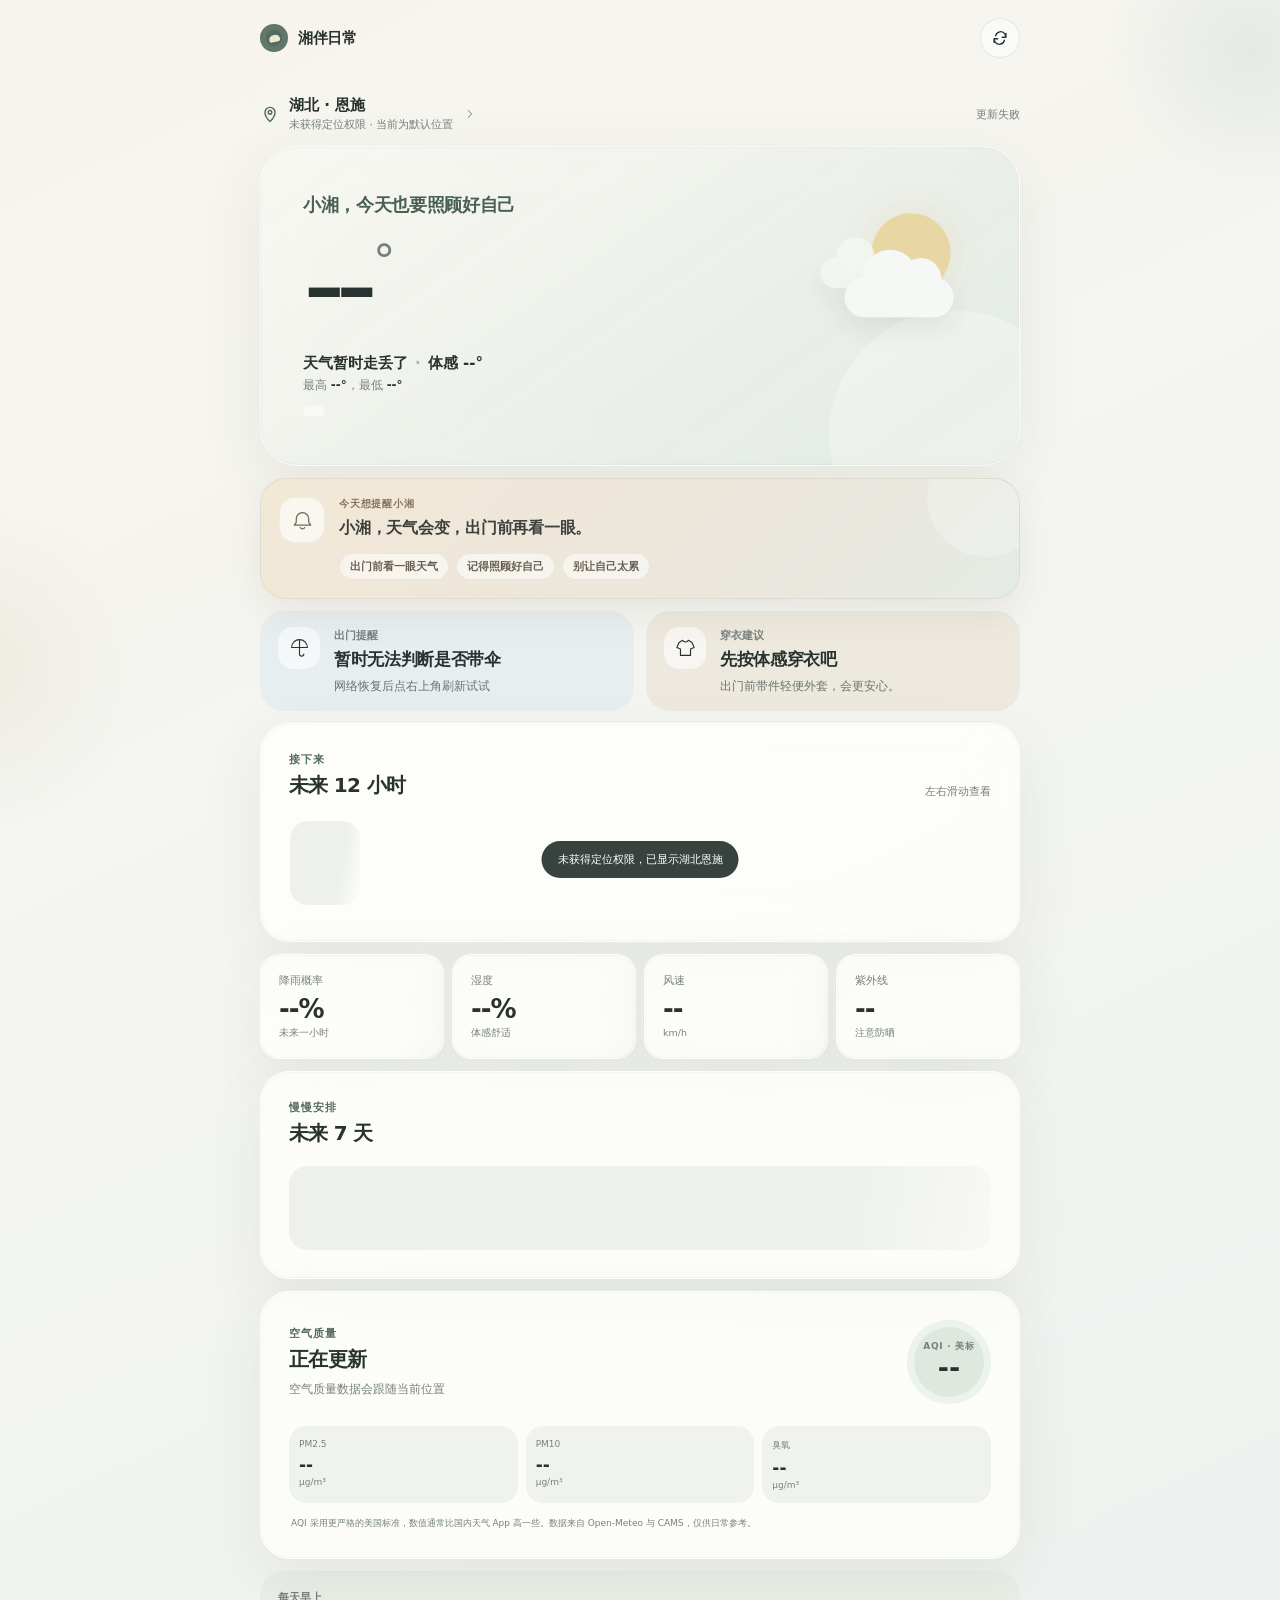
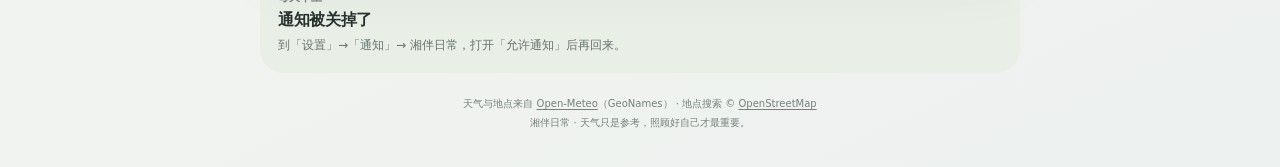
<file: index.html>
<!doctype html>
<html lang="zh-CN">
<head>
  <meta charset="UTF-8">
  <meta name="viewport" content="width=device-width, initial-scale=1, viewport-fit=cover">
  <meta name="theme-color" content="#e7ece8">
  <meta name="description" content="陪小湘看晴雨、知冷暖的温柔天气 App。">
  <meta name="apple-mobile-web-app-capable" content="yes">
  <meta name="apple-mobile-web-app-status-bar-style" content="default">
  <meta name="apple-mobile-web-app-title" content="湘伴日常">
  <title>湘伴日常</title>
  <link rel="manifest" href="./manifest.webmanifest">
  <link rel="icon" type="image/svg+xml" href="./assets/icons/icon.svg">
  <link rel="apple-touch-icon" href="./assets/icons/icon-192.png">
  <link rel="stylesheet" href="./styles.css?v=18">
</head>
<body>
  <a class="skip-link" href="#main">跳到天气内容</a>
  <div class="ambient ambient-one" aria-hidden="true"></div>
  <div class="ambient ambient-two" aria-hidden="true"></div>

  <header class="app-header shell">
    <a class="brand" href="./" aria-label="湘伴日常首页">
      <span class="brand-mark" aria-hidden="true"><span></span></span>
      <span>湘伴日常</span>
    </a>
    <div class="header-actions">
      <button class="quiet-button install-button" id="installButton" type="button" hidden>添加到桌面</button>
      <button class="icon-button" id="refreshButton" type="button" aria-label="刷新天气" title="刷新天气">
        <svg viewBox="0 0 24 24" aria-hidden="true"><path d="M20 6v5h-5M4 18v-5h5M6.1 9A7 7 0 0 1 18.7 6.7L20 11M4 13l1.3 4.3A7 7 0 0 0 17.9 15"/></svg>
      </button>
    </div>
  </header>

  <main class="shell" id="main">
    <section class="location-row" aria-label="位置">
      <button class="location-button" id="locationButton" type="button" aria-haspopup="dialog">
        <svg viewBox="0 0 24 24" aria-hidden="true"><path d="M12 21s6-5.3 6-11a6 6 0 1 0-12 0c0 5.7 6 11 6 11Z"/><circle cx="12" cy="10" r="2.2"/></svg>
        <span><strong id="placeName">湖北 · 恩施</strong><small id="placeDetail">正在获取更准确的位置…</small></span>
        <svg class="chevron" viewBox="0 0 24 24" aria-hidden="true"><path d="m9 18 6-6-6-6"/></svg>
      </button>
      <span class="updated-time" id="updatedTime" aria-live="polite">准备更新</span>
    </section>

    <section class="hero-card card" aria-labelledby="weatherSummary">
      <div class="hero-copy">
        <p class="eyebrow" id="greeting">小湘，今天也要照顾好自己</p>
        <h1 id="weatherSummary"><span id="currentTemp">--</span><span class="degree">°</span></h1>
        <p class="condition"><span id="conditionText">正在看天气</span><span class="dot">·</span>体感 <span id="feelsLike">--°</span></p>
        <p class="daily-range">最高 <strong id="todayHigh">--°</strong>，最低 <strong id="todayLow">--°</strong></p>
        <p class="together" id="togetherDays" hidden></p>
      </div>
      <div class="weather-art" id="weatherArt" data-weather="cloudy" aria-hidden="true">
        <div class="sun"></div><div class="cloud cloud-back"></div><div class="cloud cloud-front"></div><div class="rain-lines"><i></i><i></i><i></i></div>
      </div>
    </section>

    <section class="personal-note" aria-label="给小湘的提醒">
      <div class="personal-note-icon" aria-hidden="true">
        <svg viewBox="0 0 32 32"><path d="M8 18.5V14a8 8 0 0 1 16 0v4.5l2.5 3.5h-21L8 18.5Z"/><path d="M13 25a3.5 3.5 0 0 0 6 0"/></svg>
      </div>
      <div>
        <p class="personal-note-label">今天想提醒小湘</p>
        <p id="gentleNote">小湘，天气会变，出门前再看一眼。</p>
        <div class="reminder-chips" id="reminderChips" aria-label="今天的小提醒">
          <span class="reminder-chip">出门前看一眼天气</span>
          <span class="reminder-chip">记得照顾好自己</span>
          <span class="reminder-chip">别让自己太累</span>
        </div>
      </div>
    </section>

    <section class="advice-grid" aria-label="今日建议">
      <article class="advice-card umbrella-card">
        <div class="advice-icon" aria-hidden="true"><svg viewBox="0 0 32 32"><path d="M5 16a11 11 0 0 1 22 0H5Z"/><path d="M16 5v20a3 3 0 0 0 6 0"/></svg></div>
        <div><p class="advice-label" id="umbrellaLabel">出门提醒</p><h2 id="umbrellaTitle">正在判断要不要带伞</h2><p id="umbrellaDetail">会看未来 12 小时和短时降水</p></div>
      </article>
      <article class="advice-card dress-card">
        <div class="advice-icon" aria-hidden="true"><svg viewBox="0 0 32 32"><path d="M12 6 7 9l-3 7 5 2v9h14v-9l5-2-3-7-5-3a4.5 4.5 0 0 1-8 0Z"/></svg></div>
        <div><p class="advice-label" id="dressLabel">穿衣建议</p><h2 id="dressTitle">正在准备今天的穿搭</h2><p id="dressDetail">会综合体感、风、湿度和温差</p></div>
      </article>
    </section>

    <section class="partner-card" id="partnerCard" aria-label="我这边的天气" hidden>
      <p class="advice-label">我这边 · <span id="partnerName">--</span></p>
      <p class="partner-main"><span class="weather-symbol" id="partnerIcon" aria-hidden="true"></span><strong id="partnerTemp">--°</strong><span id="partnerCondition"></span></p>
      <p class="partner-compare" id="partnerCompare"></p>
    </section>

    <section class="card section-card" aria-labelledby="hourlyTitle">
      <div class="section-heading">
        <div><p class="eyebrow">接下来</p><h2 id="hourlyTitle">未来 12 小时</h2></div>
        <p class="section-note" id="hourlyNote">左右滑动查看</p>
      </div>
      <div class="hourly-scroll" id="hourlyList" tabindex="0" aria-label="未来 12 小时天气"><div class="loading-line"></div></div>
    </section>

    <section class="metrics-grid" aria-label="当前天气详情">
      <article class="metric card"><span>降雨概率</span><strong id="rainChance">--%</strong><small id="rainChanceHint">未来一小时</small></article>
      <article class="metric card"><span>湿度</span><strong id="humidity">--%</strong><small id="humidityHint">体感舒适</small></article>
      <article class="metric card"><span>风速</span><strong id="windSpeed">--</strong><small id="windDirection">km/h</small></article>
      <article class="metric card"><span>紫外线</span><strong id="uvIndex">--</strong><small id="uvHint">注意防晒</small></article>
    </section>

    <section class="card section-card" aria-labelledby="weekTitle">
      <div class="section-heading"><div><p class="eyebrow">慢慢安排</p><h2 id="weekTitle">未来 7 天</h2></div></div>
      <div class="week-list" id="weekList"><div class="loading-line"></div></div>
    </section>

    <section class="card air-card" aria-labelledby="airTitle">
      <div class="air-top">
        <div><p class="eyebrow">空气质量</p><h2 id="airTitle"><span id="aqiLevel">正在更新</span></h2><p id="airAdvice">空气质量数据会跟随当前位置</p></div>
        <div class="aqi-orb" id="aqiOrb"><span>AQI · 美标</span><strong id="aqiValue">--</strong></div>
      </div>
      <div class="air-details">
        <div><span>PM2.5</span><strong id="pm25Value">--</strong><small>μg/m³</small></div>
        <div><span>PM10</span><strong id="pm10Value">--</strong><small>μg/m³</small></div>
        <div><span>臭氧</span><strong id="ozoneValue">--</strong><small>μg/m³</small></div>
      </div>
      <p class="source-note">AQI 采用更严格的美国标准，数值通常比国内天气 App 高一些。数据来自 Open-Meteo 与 CAMS，仅供日常参考。</p>
    </section>

    <section class="push-card" id="pushCard" aria-labelledby="pushTitle" hidden>
      <div class="push-head">
        <div><p class="advice-label">每天早上</p><h2 id="pushTitle">早上帮你看天气</h2><p id="pushText">下雨或降温的早上，7:30 左右发通知提醒你。</p></div>
        <button class="quiet-button push-button" id="pushButton" type="button">开启提醒</button>
      </div>
      <div class="push-code" id="pushCodeBox" hidden>
        <p>最后一步：把下面这段代码复制给他，他设好后就会开始提醒你。</p>
        <textarea id="pushCode" rows="3" readonly aria-label="提醒代码"></textarea>
        <button class="quiet-button" id="copyPushCode" type="button">复制代码</button>
      </div>
    </section>
  </main>

  <footer class="footer shell">
    <p>天气与地点来自 <a href="https://open-meteo.com/" target="_blank" rel="noreferrer">Open-Meteo</a>（GeoNames） · 地点搜索 © <a href="https://www.openstreetmap.org/copyright" target="_blank" rel="noreferrer">OpenStreetMap</a></p>
    <p>湘伴日常 · 天气只是参考，照顾好自己才最重要。</p>
  </footer>

  <dialog class="search-dialog" id="searchDialog" aria-labelledby="searchTitle">
    <div class="dialog-sheet">
      <div class="dialog-head">
        <div><p class="eyebrow">切换位置</p><h2 id="searchTitle">想看看哪里的天气？</h2></div>
        <button class="icon-button close-button" id="closeSearch" type="button" aria-label="关闭搜索">×</button>
      </div>
      <button class="locate-action" id="locateAction" type="button">
        <svg viewBox="0 0 24 24" aria-hidden="true"><circle cx="12" cy="12" r="3"/><path d="M12 2v3M12 19v3M2 12h3M19 12h3"/></svg>
        <span><strong>使用我的当前位置</strong><small>需要允许浏览器访问位置</small></span>
      </button>
      <label class="search-box">
        <svg viewBox="0 0 24 24" aria-hidden="true"><circle cx="11" cy="11" r="7"/><path d="m20 20-4-4"/></svg>
        <input id="citySearch" type="search" inputmode="search" autocomplete="off" placeholder="搜城市、学校或地点，如 东京、湖北恩施学院">
      </label>
      <p class="search-status" id="searchStatus">输入至少两个字开始搜索</p>
      <div class="search-results" id="searchResults"></div>
      <div class="quick-locations" id="quickLocations"><p>常用城市</p><div><button data-name="恩施">恩施</button><button data-name="台北">台北</button><button data-name="香港">香港</button><button data-name="东京">东京</button><button data-name="首尔">首尔</button><button data-name="新加坡">新加坡</button><button data-name="巴黎">巴黎</button><button data-name="伦敦">伦敦</button><button data-name="纽约">纽约</button><button data-name="悉尼">悉尼</button></div></div>
    </div>
  </dialog>

  <div class="toast" id="toast" role="status" aria-live="polite"></div>
  <script src="./app.js?v=18" defer></script>
</body>
</html>
</file>
<file: styles.css>
:root {
  color-scheme: light;
  --paper: #f4f5f1;
  --paper-deep: #e8ece7;
  --card: rgba(255, 255, 252, .78);
  --ink: #28322e;
  --muted: #77817c;
  --line: rgba(54, 71, 62, .1);
  --sage: #81958a;
  --sage-deep: #536b5e;
  --blue: #7694a0;
  --butter: #d8bf87;
  --shadow: 0 18px 60px rgba(62, 78, 68, .08);
  --radius: 30px;
  font-family: Inter, ui-rounded, "SF Pro Rounded", "PingFang SC", "Microsoft YaHei", system-ui, sans-serif;
}

* { box-sizing: border-box; }
html { scroll-behavior: smooth; background: var(--paper); }
body { margin: 0; min-width: 320px; min-height: 100vh; color: var(--ink); background: linear-gradient(155deg, #f7f4ed 0%, var(--paper) 42%, #edf1ef 100%); -webkit-font-smoothing: antialiased; }
button, input { font: inherit; }
button { color: inherit; }
a { color: inherit; }
.shell { width: min(100% - 32px, 760px); margin-inline: auto; position: relative; z-index: 1; }
.skip-link { position: fixed; left: 12px; top: -60px; z-index: 100; padding: 10px 14px; border-radius: 12px; background: var(--ink); color: white; transition: top .2s; }
.skip-link:focus { top: 12px; }
.ambient { position: fixed; pointer-events: none; border-radius: 50%; filter: blur(3px); opacity: .55; }
.ambient-one { width: 280px; height: 280px; top: -90px; right: -110px; background: radial-gradient(circle, rgba(208, 222, 214, .85), transparent 70%); }
.ambient-two { width: 320px; height: 320px; bottom: 8%; left: -180px; background: radial-gradient(circle, rgba(225, 218, 199, .65), transparent 70%); }

.app-header { min-height: 76px; display: flex; align-items: center; justify-content: space-between; padding-top: env(safe-area-inset-top); }
.brand { display: inline-flex; gap: 10px; align-items: center; text-decoration: none; font-size: 15px; font-weight: 720; letter-spacing: -.02em; }
.brand-mark { width: 28px; height: 28px; border-radius: 50%; display: grid; place-items: center; background: var(--sage-deep); box-shadow: inset 0 0 0 6px rgba(255,255,255,.08); }
.brand-mark span { width: 11px; height: 7px; border-radius: 10px 10px 5px 5px; background: #f0e7cf; transform: rotate(-12deg); }
.header-actions { display: flex; gap: 8px; align-items: center; }
.quiet-button, .icon-button { border: 0; cursor: pointer; background: rgba(255,255,255,.58); box-shadow: inset 0 0 0 1px var(--line); }
.quiet-button { padding: 9px 13px; border-radius: 999px; font-size: 12px; font-weight: 650; }
.icon-button { width: 40px; height: 40px; display: grid; place-items: center; border-radius: 50%; }
.icon-button svg { width: 18px; fill: none; stroke: currentColor; stroke-width: 1.7; stroke-linecap: round; stroke-linejoin: round; }
.icon-button:active, .quiet-button:active { transform: scale(.96); }
#refreshButton.is-loading svg { animation: spin .8s linear infinite; }
@keyframes spin { to { transform: rotate(360deg); } }

.location-row { margin: 20px 0 14px; display: flex; justify-content: space-between; align-items: center; gap: 12px; }
.location-button { min-width: 0; display: flex; align-items: center; gap: 9px; padding: 0; border: 0; background: transparent; text-align: left; cursor: pointer; }
.location-button > svg { width: 20px; flex: 0 0 auto; fill: none; stroke: var(--sage-deep); stroke-width: 1.7; stroke-linecap: round; stroke-linejoin: round; }
.location-button span { min-width: 0; display: grid; gap: 2px; }
.location-button strong { font-size: 15px; white-space: nowrap; overflow: hidden; text-overflow: ellipsis; }
.location-button small, .updated-time { color: var(--muted); font-size: 11px; }
.location-button .chevron { width: 14px; stroke: var(--muted); }
.updated-time { white-space: nowrap; }

.card { background: var(--card); border: 1px solid rgba(255,255,255,.7); box-shadow: var(--shadow), inset 0 0 0 1px rgba(53,70,61,.035); backdrop-filter: blur(22px); -webkit-backdrop-filter: blur(22px); }
.hero-card { min-height: 270px; position: relative; overflow: hidden; display: flex; align-items: center; padding: 32px 28px; border-radius: 38px; background: linear-gradient(145deg, rgba(248,248,242,.92), rgba(224,232,226,.9)); }
.hero-card::after { content: ""; position: absolute; inset: auto -60px -95px auto; width: 250px; height: 250px; border-radius: 50%; background: rgba(255,255,255,.28); }
.hero-copy { position: relative; z-index: 2; }
.eyebrow { margin: 0 0 5px; color: var(--sage-deep); font-size: 11px; font-weight: 760; letter-spacing: .08em; text-transform: uppercase; }
.hero-copy #greeting { max-width: 330px; margin: 0 0 15px; color: #486054; font-size: clamp(15px, 4vw, 18px); font-weight: 760; line-height: 1.45; letter-spacing: -.018em; text-transform: none; }
.hero-copy h1 { margin: 10px 0 0; font-size: clamp(76px, 23vw, 118px); line-height: .88; letter-spacing: -.085em; font-weight: 520; }
.degree { display: inline-block; margin-left: 5px; font-size: .38em; vertical-align: top; line-height: 1.25; letter-spacing: 0; color: var(--muted); }
.condition { margin: 18px 0 4px; font-size: 15px; font-weight: 620; }
.condition .dot { padding: 0 7px; color: #aeb6b1; }
.daily-range { margin: 0; color: var(--muted); font-size: 12px; }
.daily-range strong { color: var(--ink); font-weight: 680; }

.weather-art { position: absolute; right: 18px; top: 42px; width: 150px; height: 150px; z-index: 1; opacity: .88; transform: scale(.84); transform-origin: right top; }
.sun { position: absolute; width: 76px; height: 76px; top: 8px; right: 10px; border-radius: 50%; background: #e9d39a; box-shadow: 0 0 35px rgba(218,190,121,.27); }
.cloud { position: absolute; border-radius: 999px; background: #f8faf7; box-shadow: 0 12px 24px rgba(80,98,88,.12); }
.cloud::before, .cloud::after { content: ""; position: absolute; border-radius: 50%; background: inherit; }
.cloud-front { width: 105px; height: 38px; right: 7px; top: 70px; }
.cloud-front::before { width: 52px; height: 52px; left: 18px; top: -27px; }
.cloud-front::after { width: 39px; height: 39px; right: 12px; top: -19px; }
.cloud-back { width: 82px; height: 30px; right: 53px; top: 50px; opacity: .68; }
.cloud-back::before { width: 37px; height: 37px; left: 15px; top: -19px; }
.rain-lines { position: absolute; display: flex; gap: 17px; right: 28px; top: 116px; opacity: 0; }
.rain-lines i { display: block; width: 2px; height: 17px; border-radius: 2px; background: var(--blue); transform: rotate(18deg); }
.weather-art[data-weather="sunny"] .cloud { opacity: .15; transform: translateY(14px); }
.weather-art[data-weather="rainy"] .sun { opacity: .25; }
.weather-art[data-weather="rainy"] .rain-lines { opacity: 1; }
.weather-art[data-weather="snowy"] .rain-lines { opacity: 1; }
.weather-art[data-weather="snowy"] .rain-lines i { width: 5px; height: 5px; border-radius: 50%; transform: none; background: white; }
.weather-art[data-weather="night"] .sun { background: #d8ded9; box-shadow: inset 15px -8px 0 #f1f3ef; }

.together { display: inline-block; margin: 12px 0 0; padding: 5px 11px; border-radius: 999px; background: rgba(255,255,255,.55); color: #8a6c5a; font-size: 11px; font-weight: 700; }
.partner-card { margin-top: 12px; padding: 16px 18px; border-radius: 24px; background: #ebe7ef; }
.partner-card .advice-label { margin: 0; }
.partner-main { display: flex; align-items: center; gap: 8px; margin: 4px 0 2px; }
.partner-main .weather-symbol { height: auto; font-size: 22px; }
.partner-main strong { font-size: 24px; letter-spacing: -.03em; }
.partner-main span:last-child { color: var(--muted); font-size: 13px; font-weight: 620; }
.partner-compare { margin: 0; color: #69736e; font-size: 12px; }
.push-card { margin-top: 12px; padding: 18px; border-radius: 24px; background: #e9eee7; }
.push-head { display: flex; align-items: center; justify-content: space-between; gap: 14px; }
.push-card h2 { margin: 0; font-size: 16px; letter-spacing: -.02em; }
.push-card p:not(.advice-label) { margin: 5px 0 0; color: #69736e; font-size: 12px; line-height: 1.55; }
.push-button { flex: 0 0 auto; color: white; background: var(--sage-deep); box-shadow: none; }
.push-code { margin-top: 14px; padding-top: 14px; border-top: 1px solid var(--line); }
.push-code p { margin: 0 0 8px !important; }
.push-code textarea { width: 100%; padding: 10px 12px; border: 0; border-radius: 14px; background: rgba(255,255,255,.7); color: var(--ink); font: 10px/1.4 ui-monospace, monospace; resize: none; word-break: break-all; }
.push-code .quiet-button { margin-top: 8px; }
.advice-grid { display: grid; gap: 12px; margin-top: 12px; }
.advice-card { min-height: 0; display: grid; grid-template-columns: 42px 1fr; gap: 14px; align-items: start; padding: 16px 18px; border-radius: 24px; }
.umbrella-card { background: #e7eef0; }
.dress-card { background: #eee9df; }
.advice-icon { width: 42px; height: 42px; display: grid; place-items: center; border-radius: 15px; background: rgba(255,255,255,.6); }
.advice-icon svg { width: 23px; fill: none; stroke: var(--ink); stroke-width: 1.55; stroke-linecap: round; stroke-linejoin: round; }
.advice-label { margin: 1px 0 5px; font-size: 11px; color: var(--muted); font-weight: 650; }
.advice-card h2 { margin: 0; font-size: 17px; line-height: 1.3; letter-spacing: -.02em; }
.advice-card p:last-child { margin: 7px 0 0; color: #69736e; font-size: 12px; line-height: 1.55; }

.personal-note { position: relative; overflow: hidden; display: grid; grid-template-columns: 46px 1fr; gap: 14px; align-items: start; margin-top: 12px; padding: 18px; border: 1px solid rgba(157, 126, 79, .13); border-radius: 26px; background: linear-gradient(135deg, #f2e8d6 0%, #ece6dc 58%, #e4ebe5 100%); box-shadow: 0 14px 38px rgba(92, 78, 57, .09); }
.personal-note::after { content: ""; position: absolute; right: -28px; top: -42px; width: 120px; height: 120px; border-radius: 50%; background: rgba(255,255,255,.24); pointer-events: none; }
.personal-note-icon { position: relative; z-index: 1; width: 46px; height: 46px; display: grid; place-items: center; border-radius: 16px; background: rgba(255,255,255,.64); box-shadow: inset 0 0 0 1px rgba(90,71,45,.06); }
.personal-note-icon svg { width: 25px; fill: none; stroke: #6f6657; stroke-width: 1.55; stroke-linecap: round; stroke-linejoin: round; }
.personal-note > div:last-child { position: relative; z-index: 1; }
.personal-note-label { margin: 0 0 5px; color: #85745b; font-size: 10px; font-weight: 760; letter-spacing: .08em; text-transform: uppercase; }
.personal-note #gentleNote { margin: 0; color: #3c403c; font-size: 16px; font-weight: 680; line-height: 1.55; letter-spacing: -.015em; }
.reminder-chips { display: flex; flex-wrap: wrap; gap: 7px; margin-top: 12px; }
.reminder-chip { display: inline-flex; align-items: center; min-height: 27px; padding: 5px 10px; border: 1px solid rgba(116,96,67,.1); border-radius: 999px; background: rgba(255,255,255,.54); color: #665f54; font-size: 10.5px; font-weight: 650; line-height: 1.2; }

.section-card, .air-card { margin-top: 12px; padding: 24px 20px; border-radius: var(--radius); }
.section-heading { display: flex; justify-content: space-between; align-items: end; gap: 14px; margin-bottom: 19px; }
.section-heading h2, .air-card h2 { margin: 0; font-size: 20px; letter-spacing: -.035em; }
.section-note { margin: 0; color: var(--muted); font-size: 11px; }
.hourly-scroll { display: grid; grid-auto-flow: column; grid-auto-columns: 70px; gap: 7px; overflow-x: auto; overscroll-behavior-inline: contain; scroll-snap-type: x proximity; scrollbar-width: none; padding: 3px 1px 8px; }
.hourly-scroll::-webkit-scrollbar { display: none; }
.hour { scroll-snap-align: start; min-height: 126px; display: flex; flex-direction: column; align-items: center; padding: 11px 6px; border-radius: 20px; background: rgba(235,239,235,.62); }
.hour.is-now { color: white; background: var(--sage-deep); }
.hour-time { font-size: 11px; color: var(--muted); }
.hour.is-now .hour-time { color: rgba(255,255,255,.75); }
.weather-symbol { height: 38px; display: grid; place-items: center; font-size: 23px; font-family: "Apple Color Emoji", "Segoe UI Emoji", sans-serif; }
.hour strong { font-size: 16px; }
.hour-rain { margin-top: auto; color: var(--blue); font-size: 10px; font-weight: 700; }
.hour.is-now .hour-rain { color: #dce9e6; }

.metrics-grid { display: grid; grid-template-columns: repeat(4, 1fr); gap: 8px; margin-top: 12px; }
.metric { min-width: 0; padding: 13px 11px; border-radius: 20px; display: flex; flex-direction: column; }
.metric span { color: var(--muted); font-size: 11px; }
.metric strong { margin: 8px 0 0; font-size: 21px; line-height: 1; letter-spacing: -.04em; }
.metric small { margin-top: 5px; color: var(--muted); font-size: 9.5px; line-height: 1.3; }

.week-list { display: grid; }
.day-row { min-height: 54px; display: grid; grid-template-columns: 40px 28px 34px 30px 1fr 30px; align-items: center; gap: 8px; border-top: 1px solid var(--line); }
.day-row:first-child { border-top: 0; }
.day-name { font-size: 13px; font-weight: 680; }
.day-icon { font-size: 20px; }
.day-rain { color: var(--blue); font-size: 11px; font-weight: 650; }
.day-row .low, .day-row .high { font-size: 13px; font-weight: 700; text-align: right; }
.day-row .low { color: var(--muted); font-weight: 560; }
.day-row .high { text-align: left; }
.temp-track { position: relative; height: 5px; border-radius: 5px; background: rgba(54,71,62,.08); }
.temp-track i { position: absolute; top: 0; bottom: 0; border-radius: 5px; background: linear-gradient(90deg, #8fb0bb, #d8bf87); }

.air-card { padding-bottom: 20px; }
.air-top { display: flex; align-items: center; justify-content: space-between; gap: 22px; }
.air-top p:not(.eyebrow) { max-width: 280px; margin: 7px 0 0; color: var(--muted); font-size: 12px; line-height: 1.5; }
.aqi-orb { width: 84px; height: 84px; flex: 0 0 auto; display: flex; flex-direction: column; justify-content: center; align-items: center; border-radius: 50%; background: #dfe8df; box-shadow: inset 0 0 0 7px rgba(255,255,255,.4); }
.aqi-orb span { color: var(--muted); font-size: 9px; font-weight: 700; letter-spacing: .08em; }
.aqi-orb strong { font-size: 27px; line-height: 1.1; }
.aqi-orb[data-level="moderate"] { background: #eee4bd; }
.aqi-orb[data-level="sensitive"] { background: #ead5bd; }
.aqi-orb[data-level="unhealthy"] { background: #e9c7c3; }
.air-details { display: grid; grid-template-columns: repeat(3, 1fr); gap: 8px; margin-top: 22px; }
.air-details > div { min-width: 0; padding: 13px 10px; border-radius: 17px; background: rgba(233,237,233,.65); }
.air-details span, .air-details small { display: block; color: var(--muted); font-size: 9px; }
.air-details strong { display: block; margin: 6px 0 2px; font-size: 17px; }
.source-note { margin: 14px 2px 0; color: var(--muted); font-size: 9px; line-height: 1.5; }
.footer { padding: 20px 0 calc(34px + env(safe-area-inset-bottom)); color: var(--muted); text-align: center; font-size: 10px; line-height: 1.7; }
.footer p { margin: 2px; }
.footer a { text-underline-offset: 2px; }

.search-dialog { width: min(100% - 24px, 520px); max-height: min(82vh, 680px); margin: auto auto 12px; padding: 0; border: 0; border-radius: 31px; color: var(--ink); background: #f9f8f3; box-shadow: 0 24px 90px rgba(35,48,41,.25); overflow: hidden; }
.search-dialog::backdrop { background: rgba(35,45,40,.28); backdrop-filter: blur(5px); }
.dialog-sheet { max-height: inherit; overflow-y: auto; padding: 24px 20px calc(24px + env(safe-area-inset-bottom)); }
.dialog-head { display: flex; align-items: start; justify-content: space-between; gap: 12px; }
.dialog-head h2 { margin: 0; font-size: 22px; }
.close-button { font-size: 25px; line-height: 1; }
.locate-action { width: 100%; display: flex; align-items: center; gap: 13px; margin: 20px 0 12px; padding: 14px; border: 0; border-radius: 20px; background: #e6ede8; text-align: left; cursor: pointer; }
.locate-action svg { width: 25px; fill: none; stroke: var(--sage-deep); stroke-width: 1.6; stroke-linecap: round; }
.locate-action span { display: grid; gap: 3px; }
.locate-action strong { font-size: 13px; }
.locate-action small { color: var(--muted); font-size: 10px; }
.search-box { display: flex; align-items: center; gap: 10px; padding: 0 14px; border-radius: 18px; background: white; box-shadow: inset 0 0 0 1px var(--line); }
.search-box svg { width: 18px; fill: none; stroke: var(--muted); stroke-width: 1.8; stroke-linecap: round; }
.search-box input { width: 100%; min-width: 0; padding: 14px 0; border: 0; outline: none; background: transparent; font-size: 13px; }
.search-status { margin: 10px 3px; min-height: 16px; color: var(--muted); font-size: 10px; }
.search-results { display: grid; gap: 7px; }
.result-button { display: flex; justify-content: space-between; align-items: center; width: 100%; padding: 13px 14px; border: 0; border-radius: 17px; background: rgba(234,238,233,.65); text-align: left; cursor: pointer; }
.result-button span { display: grid; gap: 3px; }
.result-button strong { font-size: 13px; }
.result-button small { color: var(--muted); font-size: 10px; }
.result-button > small { font-size: 15px; }
.quick-locations { margin-top: 18px; }
.quick-locations p { color: var(--muted); font-size: 10px; }
.quick-locations div { display: flex; flex-wrap: wrap; gap: 7px; }
.quick-locations button { padding: 8px 13px; border: 1px solid var(--line); border-radius: 999px; background: transparent; font-size: 11px; cursor: pointer; }
.toast { position: fixed; z-index: 50; left: 50%; bottom: calc(22px + env(safe-area-inset-bottom)); max-width: calc(100% - 36px); width: max-content; padding: 11px 16px; border-radius: 999px; background: rgba(40,50,46,.92); color: white; font-size: 11px; opacity: 0; transform: translate(-50%, 18px); pointer-events: none; transition: opacity .25s, transform .25s; }
.toast.show { opacity: 1; transform: translate(-50%, 0); }
.loading-line { width: 100%; height: 84px; border-radius: 18px; background: linear-gradient(100deg, rgba(225,230,225,.55) 30%, rgba(255,255,255,.7) 45%, rgba(225,230,225,.55) 60%); background-size: 260% 100%; animation: shimmer 1.3s linear infinite; }
@keyframes shimmer { to { background-position-x: -160%; } }

@media (min-width: 620px) {
  .shell { width: min(100% - 56px, 760px); }
  .advice-grid { grid-template-columns: repeat(2, 1fr); }
  .hero-card { padding: 42px; min-height: 320px; }
  .weather-art { right: 58px; top: 58px; transform: scale(1.04); }
  .section-card, .air-card { padding: 28px; }
  .metric { padding: 18px; }
  .metric strong { font-size: 26px; }
  .search-dialog { margin: auto; }
}

@media (max-width: 390px) {
  .shell { width: min(100% - 24px, 760px); }
  .hero-card { min-height: 250px; padding: 26px 21px; }
  .weather-art { right: 4px; transform: scale(.7); }
  .hero-copy #greeting { max-width: 245px; font-size: 15px; }
  .advice-card { padding: 17px; grid-template-columns: 38px 1fr; }
  .advice-icon { width: 38px; height: 38px; }
}

/* 晚上（当地日落后）自动换成暗色，宿舍里看不刺眼 */
:root[data-theme="night"] {
  color-scheme: dark;
  --paper: #171d1a; --card: rgba(36, 44, 40, .82); --ink: #e6ebe7; --muted: #95a19a;
  --line: rgba(220, 235, 226, .1); --sage-deep: #6f8a7b; --shadow: 0 18px 60px rgba(0, 0, 0, .25);
}
:root[data-theme="night"] body { background: linear-gradient(155deg, #1b2320 0%, #171d1a 45%, #141a1d 100%); }
:root[data-theme="night"] .ambient { opacity: .12; }
:root[data-theme="night"] .card { border-color: rgba(255,255,255,.05); }
:root[data-theme="night"] .hero-card { background: linear-gradient(145deg, #24302b, #1c2622); }
:root[data-theme="night"] .hero-card::after { background: rgba(255,255,255,.03); }
:root[data-theme="night"] .hero-copy #greeting { color: #b7cbbf; }
:root[data-theme="night"] .condition .dot { color: #5d6a63; }
:root[data-theme="night"] .umbrella-card { background: #1f2a2e; }
:root[data-theme="night"] .dress-card { background: #2a2722; }
:root[data-theme="night"] .partner-card { background: #27232c; }
:root[data-theme="night"] .push-card { background: #212a25; }
:root[data-theme="night"] .push-card p:not(.advice-label) { color: var(--muted); }
:root[data-theme="night"] .push-code textarea { background: rgba(255,255,255,.06); }
:root[data-theme="night"] .advice-icon, :root[data-theme="night"] .personal-note-icon { background: rgba(255,255,255,.07); }
:root[data-theme="night"] .advice-card p:last-child, :root[data-theme="night"] .partner-compare { color: var(--muted); }
:root[data-theme="night"] .personal-note { border-color: rgba(216,191,135,.12); background: linear-gradient(135deg, #2e2a22 0%, #27271f 58%, #212a25 100%); box-shadow: none; }
:root[data-theme="night"] .personal-note::after { background: rgba(255,255,255,.03); }
:root[data-theme="night"] .personal-note-label { color: #c2a982; }
:root[data-theme="night"] .personal-note #gentleNote { color: #efe9dd; }
:root[data-theme="night"] .personal-note-icon svg { stroke: #d6c7ad; }
:root[data-theme="night"] .reminder-chip { background: rgba(255,255,255,.06); border-color: rgba(255,255,255,.08); color: #d4cbbb; }
:root[data-theme="night"] .together { background: rgba(255,255,255,.07); color: #d9b9a3; }
:root[data-theme="night"] .hour, :root[data-theme="night"] .air-details > div { background: rgba(255,255,255,.05); }
:root[data-theme="night"] .hour.is-now { background: #4c6457; }
:root[data-theme="night"] .temp-track { background: rgba(255,255,255,.08); }
:root[data-theme="night"] .quiet-button, :root[data-theme="night"] .icon-button { background: rgba(255,255,255,.07); }
:root[data-theme="night"] .search-dialog { background: #1f2622; }
:root[data-theme="night"] .search-box { background: #29312d; }
:root[data-theme="night"] .locate-action, :root[data-theme="night"] .result-button { background: #29332e; }
:root[data-theme="night"] .aqi-orb { background: #2f3a33; box-shadow: inset 0 0 0 7px rgba(255,255,255,.04); }
:root[data-theme="night"] .aqi-orb[data-level="moderate"] { background: #4a4430; }
:root[data-theme="night"] .aqi-orb[data-level="sensitive"] { background: #4d3d2e; }
:root[data-theme="night"] .aqi-orb[data-level="unhealthy"] { background: #4f3331; }
:root[data-theme="night"] .weather-art .cloud { background: #3a4540; }

@media (prefers-reduced-motion: reduce) {
  *, *::before, *::after { scroll-behavior: auto !important; animation-duration: .01ms !important; animation-iteration-count: 1 !important; transition-duration: .01ms !important; }
}
</file>
